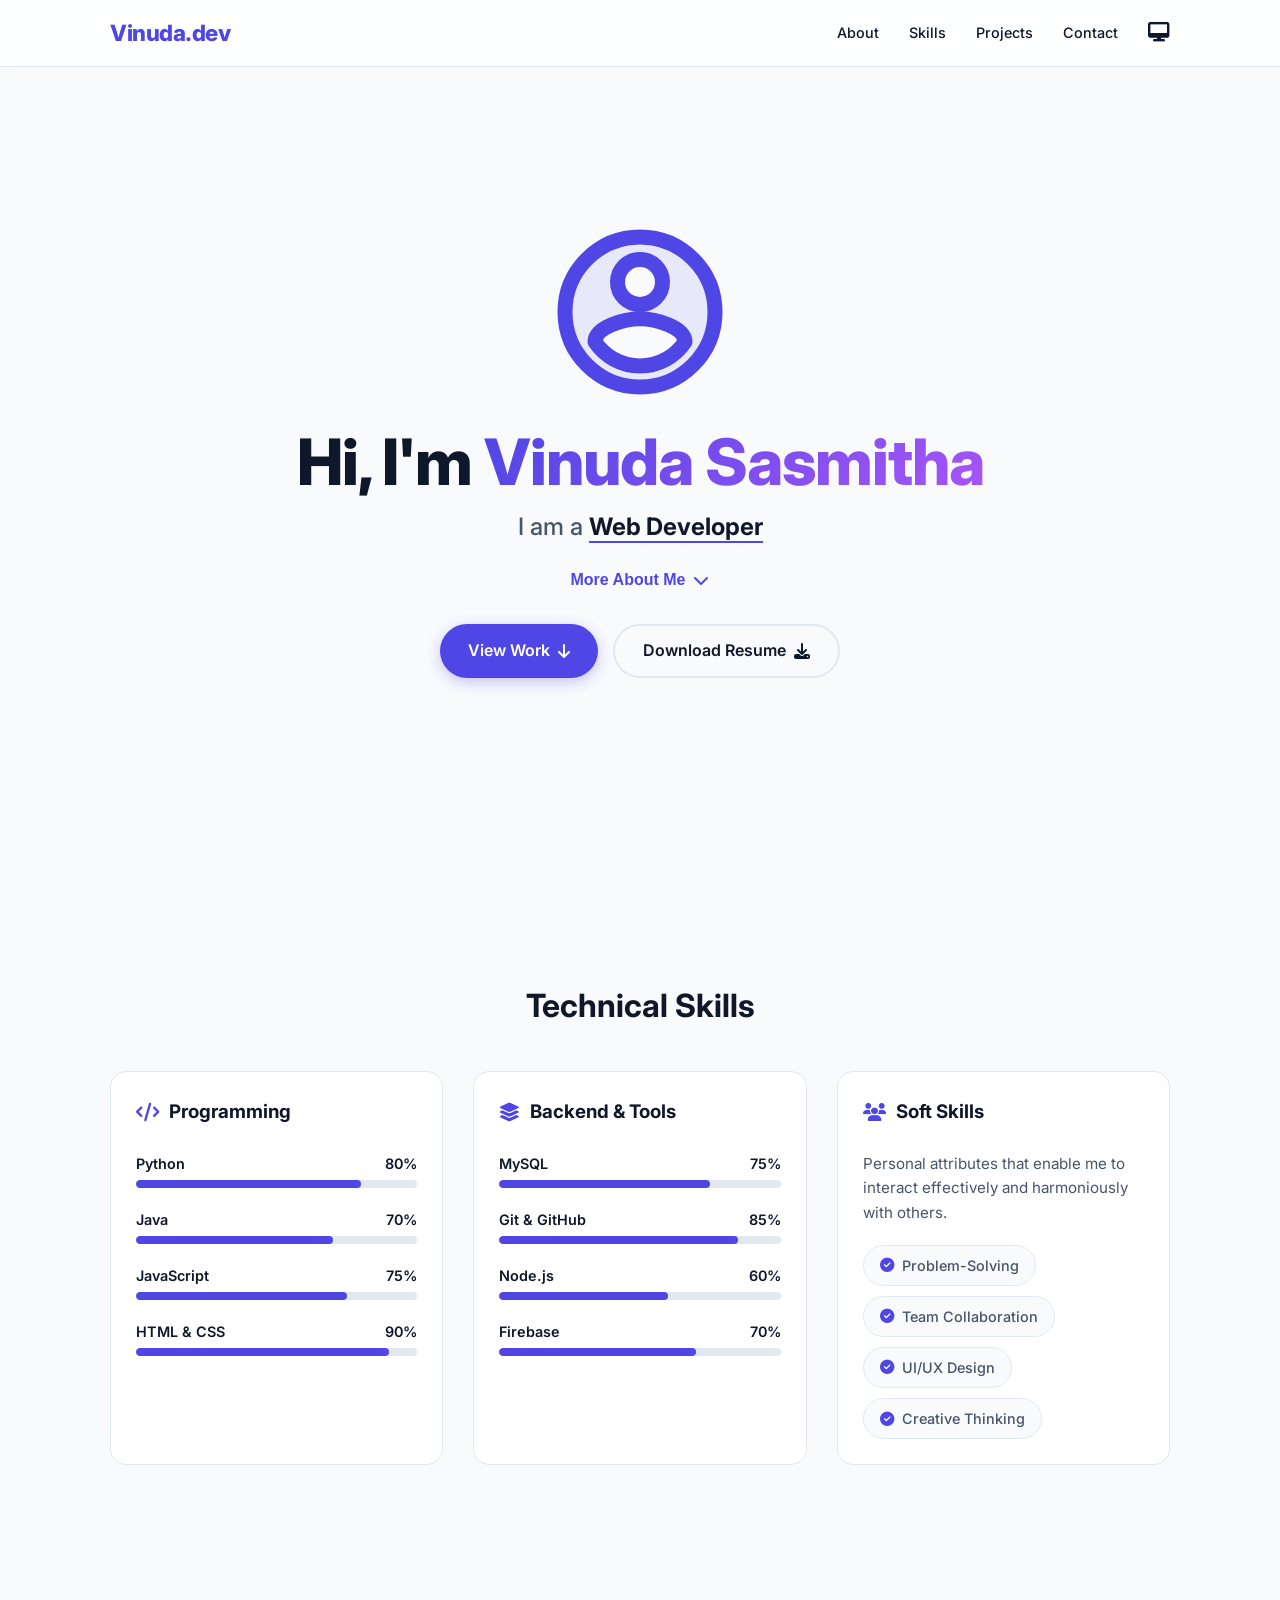
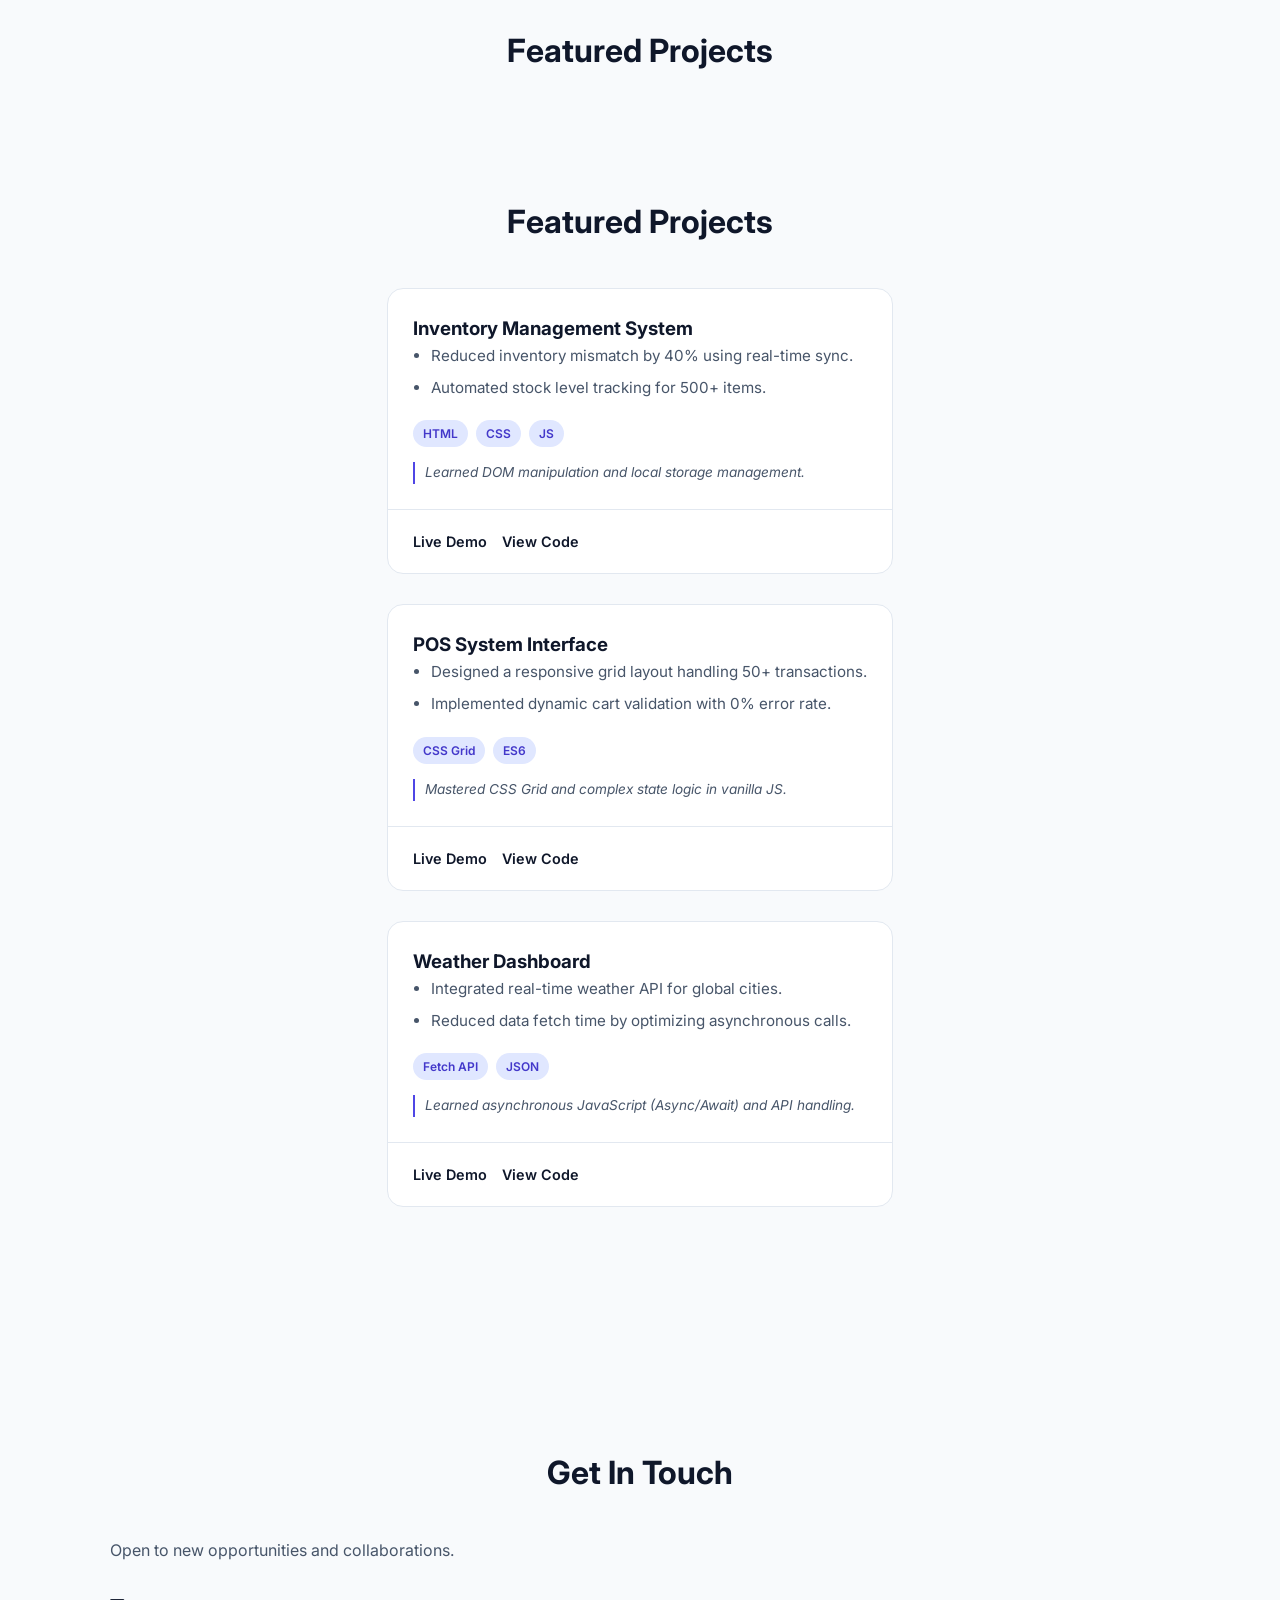
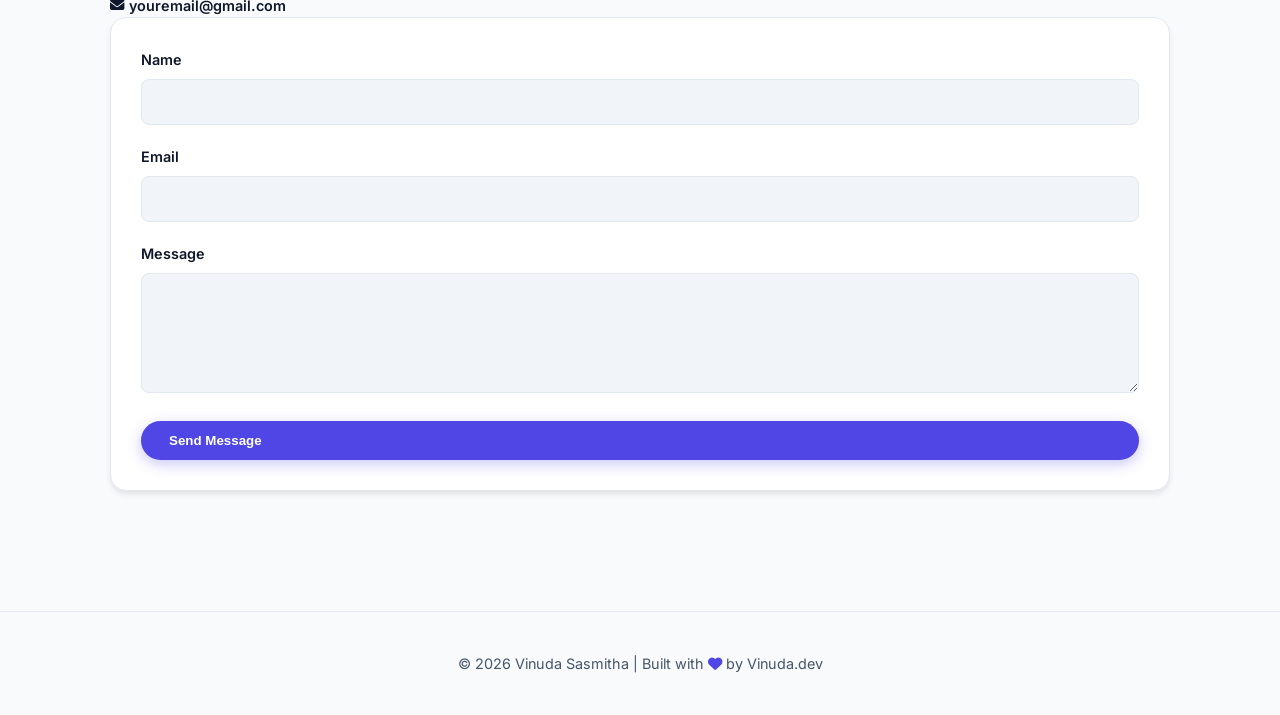
<file: index.html>
<!DOCTYPE html>
<html lang="en">

<head>
    <meta charset="UTF-8">
    <meta name="viewport" content="width=device-width, initial-scale=1.0">

    <title>Vinuda Sasmitha | Software Engineer Portfolio</title>
    <meta name="description"
        content="Portfolio of Vinuda Sasmitha, an Aspiring Software Engineer specializing in Full Stack Development, DevOps, and UI/UX Design.">
    <meta name="keywords"
        content="Vinuda Sasmitha, Software Engineer, Web Developer, Portfolio, Sri Lanka, IIT, Westminster, Full Stack, Python, Java">
    <meta name="author" content="Vinuda Sasmitha">

    <meta property="og:title" content="Vinuda Sasmitha - Portfolio">
    <meta property="og:description" content="Aspiring Software Engineer & Full Stack Developer.">
    <meta property="og:image" content="assets/preview.png">
    <link rel="icon" type="image/png" href="assets/favicon.png">

    <link href="https://fonts.googleapis.com/css2?family=Inter:wght@300;400;500;600;700;800&display=swap"
        rel="stylesheet">
    <link rel="stylesheet" href="https://cdnjs.cloudflare.com/ajax/libs/font-awesome/6.4.0/css/all.min.css">
    <link rel="stylesheet" href="style.css">
</head>

<body>

    <nav>
        <div class="nav-container">
            <div class="logo">Vinuda.dev</div>
            <button class="hamburger" id="hamburger" aria-label="Toggle Navigation"><i class="fas fa-bars"></i></button>
            <div class="nav-links" id="nav-links">
                <a href="#about" class="nav-link">About</a>
                <a href="#skills" class="nav-link">Skills</a>
                <a href="#projects" class="nav-link">Projects</a>
                <a href="#contact" class="nav-link">Contact</a>
                <button class="theme-toggle" id="theme-btn" aria-label="Toggle Theme"><i
                        class="fas fa-desktop"></i></button>
            </div>
        </div>
    </nav>

    <section class="hero hidden" id="about">
        <i class="star magic-star"></i>
        <i class="code magic-star"></i>
        <i class="star magic-star"></i>
        <i class="laptop-code magic-star"></i>

        <div class="profile-container">
            <svg class="profile-svg" viewBox="0 0 24 24" fill="none" xmlns="http://www.w3.org/2000/svg">
                <path
                    d="M12 2C6.48 2 2 6.48 2 12C2 17.52 6.48 22 12 22C17.52 22 22 17.52 22 12C22 6.48 17.52 2 12 2ZM12 5C13.66 5 15 6.34 15 8C15 9.66 13.66 11 12 11C10.34 11 9 9.66 9 8C9 6.34 10.34 5 12 5ZM12 19.2C9.5 19.2 7.29 17.92 6 15.98C6.03 13.99 10 12.9 12 12.9C13.99 12.9 17.97 13.99 18 15.98C16.71 17.92 14.5 19.2 12 19.2Z" />
            </svg>
        </div>

        <h1>Hi, I'm <span>Vinuda Sasmitha</span></h1>

        <p class="hero-subtitle">
            I am a <span class="typing-text"></span>
        </p>

        <button class="about-toggle-btn" id="aboutToggle">More About Me <i class="fas fa-chevron-down"></i></button>

        <div class="about-content-wrapper" id="aboutContent">
            <div class="hero-description">
                <p>Hi! I'm Vinuda, a motivated and detail-oriented Software Engineering undergraduate at the University
                    of Westminster.</p>
                <p>I specialize in Full Stack Development and have a passion for creating innovative solutions using
                    Python, Java, and JavaScript.</p>
            </div>
        </div>

        <div class="btn-group">
            <a href="#projects" class="btn btn-primary">View Work <i class="fas fa-arrow-down"></i></a>
            <a href="assets/resume.pdf" download class="btn btn-outline">Download Resume <i
                    class="fas fa-download"></i></a>
        </div>
    </section>

    <section id="skills" class="hidden">
        <h2 style="font-size: 2rem; margin-bottom: 40px; text-align: center;">Technical Skills</h2>
        <div class="grid-container">

            <div class="project-card">
                <div class="project-content">
                    <h3 style="margin-bottom: 25px; display:flex; align-items:center; gap:10px;">
                        <i class="fas fa-code" style="color:var(--primary)"></i> Programming
                    </h3>

                    <div class="skill-label"><span>Python</span> <span></span></div>
                    <div class="skill-bar"><span data-width="80%"></span></div>

                    <div class="skill-label"><span>Java</span> <span></span></div>
                    <div class="skill-bar"><span data-width="70%"></span></div>

                    <div class="skill-label"><span>JavaScript</span> <span></span></div>
                    <div class="skill-bar"><span data-width="75%"></span></div>

                    <div class="skill-label"><span>HTML & CSS</span> <span></span></div>
                    <div class="skill-bar"><span data-width="90%"></span></div>
                </div>
            </div>

            <div class="project-card">
                <div class="project-content">
                    <h3 style="margin-bottom: 25px; display:flex; align-items:center; gap:10px;">
                        <i class="fas fa-layer-group" style="color:var(--primary)"></i> Backend & Tools
                    </h3>

                    <div class="skill-label"><span>MySQL</span> <span></span></div>
                    <div class="skill-bar"><span data-width="75%"></span></div>

                    <div class="skill-label"><span>Git & GitHub</span> <span></span></div>
                    <div class="skill-bar"><span data-width="85%"></span></div>

                    <div class="skill-label"><span>Node.js</span> <span></span></div>
                    <div class="skill-bar"><span data-width="60%"></span></div>

                    <div class="skill-label"><span>Firebase</span> <span></span></div>
                    <div class="skill-bar"><span data-width="70%"></span></div>
                </div>
            </div>

            <div class="project-card">
                <div class="project-content">
                    <h3 style="margin-bottom: 25px; display:flex; align-items:center; gap:10px;">
                        <i class="fas fa-users" style="color:var(--primary)"></i> Soft Skills
                    </h3>
                    <p style="color: var(--text-sub); margin-bottom: 20px; font-size: 0.95rem;">
                        Personal attributes that enable me to interact effectively and harmoniously with others.
                    </p>
                    <div class="soft-skills-container">
                        <span class="soft-skill-tag"><i class="fas fa-check-circle"></i> Problem-Solving</span>
                        <span class="soft-skill-tag"><i class="fas fa-check-circle"></i> Team Collaboration</span>
                        <span class="soft-skill-tag"><i class="fas fa-check-circle"></i> UI/UX Design</span>
                        <span class="soft-skill-tag"><i class="fas fa-check-circle"></i> Creative Thinking</span>
                    </div>
                </div>
            </div>

        </div>
    </section>

    <section id="projects" class="hidden">
        <h2 style="font-size: 2rem; margin-bottom: 40px; text-align: center;">Featured Projects</h2>
        <div class="grid-container">
            <!-- Project Cards Here (original) -->
<section id="projects" class="hidden">
        <h2 style="font-size: 2rem; margin-bottom: 40px; text-align: center;">Featured Projects</h2>
        <div class="grid-container">
            <article class="project-card">
                <div class="project-content">
                    <h3>Inventory Management System</h3>
                    <div class="project-details">
                        <ul>
                            <li>Reduced inventory mismatch by 40% using real-time sync.</li>
                            <li>Automated stock level tracking for 500+ items.</li>
                        </ul>
                        <div class="tech-tags"><span class="tech-badge">HTML</span><span
                                class="tech-badge">CSS</span><span class="tech-badge">JS</span></div>

                        <p class="learned-text">
                            Learned DOM manipulation and local storage management.
                        </p>
                    </div>
                </div>
                <div class="project-links">
                    <a href="https://vinudasasmitha.github.io/edutrack-lms-sms/" class="link-item" aria-disabled="true">Live Demo</a>
                    <a href="#" class="link-item" rel="noopener noreferrer">View Code</a>
                </div>
            </article>

            <article class="project-card">
                <div class="project-content">
                    <h3>POS System Interface</h3>
                    <div class="project-details">
                        <ul>
                            <li>Designed a responsive grid layout handling 50+ transactions.</li>
                            <li>Implemented dynamic cart validation with 0% error rate.</li>
                        </ul>
                        <div class="tech-tags"><span class="tech-badge">CSS Grid</span><span
                                class="tech-badge">ES6</span></div>
                        <p class="learned-text">
                            Mastered CSS Grid and complex state logic in vanilla JS.
                        </p>
                    </div>
                </div>
                <div class="project-links">
                    <a href="" class="link-item" aria-disabled="true">Live Demo</a>
                    <a href="#" class="link-item" rel="noopener noreferrer">View Code</a>
                </div>
            </article>

            <article class="project-card">
                <div class="project-content">
                    <h3>Weather Dashboard</h3>
                    <div class="project-details">
                        <ul>
                            <li>Integrated real-time weather API for global cities.</li>
                            <li>Reduced data fetch time by optimizing asynchronous calls.</li>
                        </ul>
                        <div class="tech-tags"><span class="tech-badge">Fetch API</span><span
                                class="tech-badge">JSON</span></div>
                        <p class="learned-text">
                            Learned asynchronous JavaScript (Async/Await) and API handling.
                        </p>
                    </div>
                </div>
                <div class="project-links">
                    <a href="#" class="link-item" aria-disabled="true">Live Demo</a>
                    <a href="#" class="link-item" rel="noopener noreferrer">View Code</a>
                </div>
            </article>
        </div>
    </section>
            
        </div>
    </section>

    <section id="contact" class="hidden">
        <h2 style="font-size: 2rem; margin-bottom: 40px; text-align: center;">Get In Touch</h2>
        <div class="contact-container">
            <div class="contact-info">
                <p style="color: var(--text-sub); margin-bottom: 20px;">Open to new opportunities and collaborations.
                </p>
                <div style="display:flex; flex-direction:column; gap:15px; margin-top:30px;">
                    <a href="mailto:youremail@gmail.com" class="link-item"><i class="fas fa-envelope"></i>
                        youremail@gmail.com</a>
                </div>
            </div>
            <form action="https://formspree.io/f/YOUR_FORM_ID" method="POST" class="contact-form">
                <div class="form-group"><label class="form-label">Name</label><input type="text" name="name"
                        class="form-input" required></div>
                <div class="form-group"><label class="form-label">Email</label><input type="email" name="email"
                        class="form-input" required></div>
                <div class="form-group"><label class="form-label">Message</label><textarea name="message"
                        class="form-textarea" required></textarea></div>
                <button type="submit" class="btn btn-primary" style="width:100%;">Send Message</button>
            </form>
        </div>
    </section>

    <button class="scroll-top" id="scrollTop" aria-label="Scroll to top"><i class="fas fa-arrow-up"></i></button>

    <footer>
        <p>&copy; 2026 Vinuda Sasmitha | Built with <i class="fas fa-heart" style="color: var(--primary);"></i> by
            Vinuda.dev
        </p>
    </footer>

    <script src="script.js"></script>

</body>

</html>
</file>
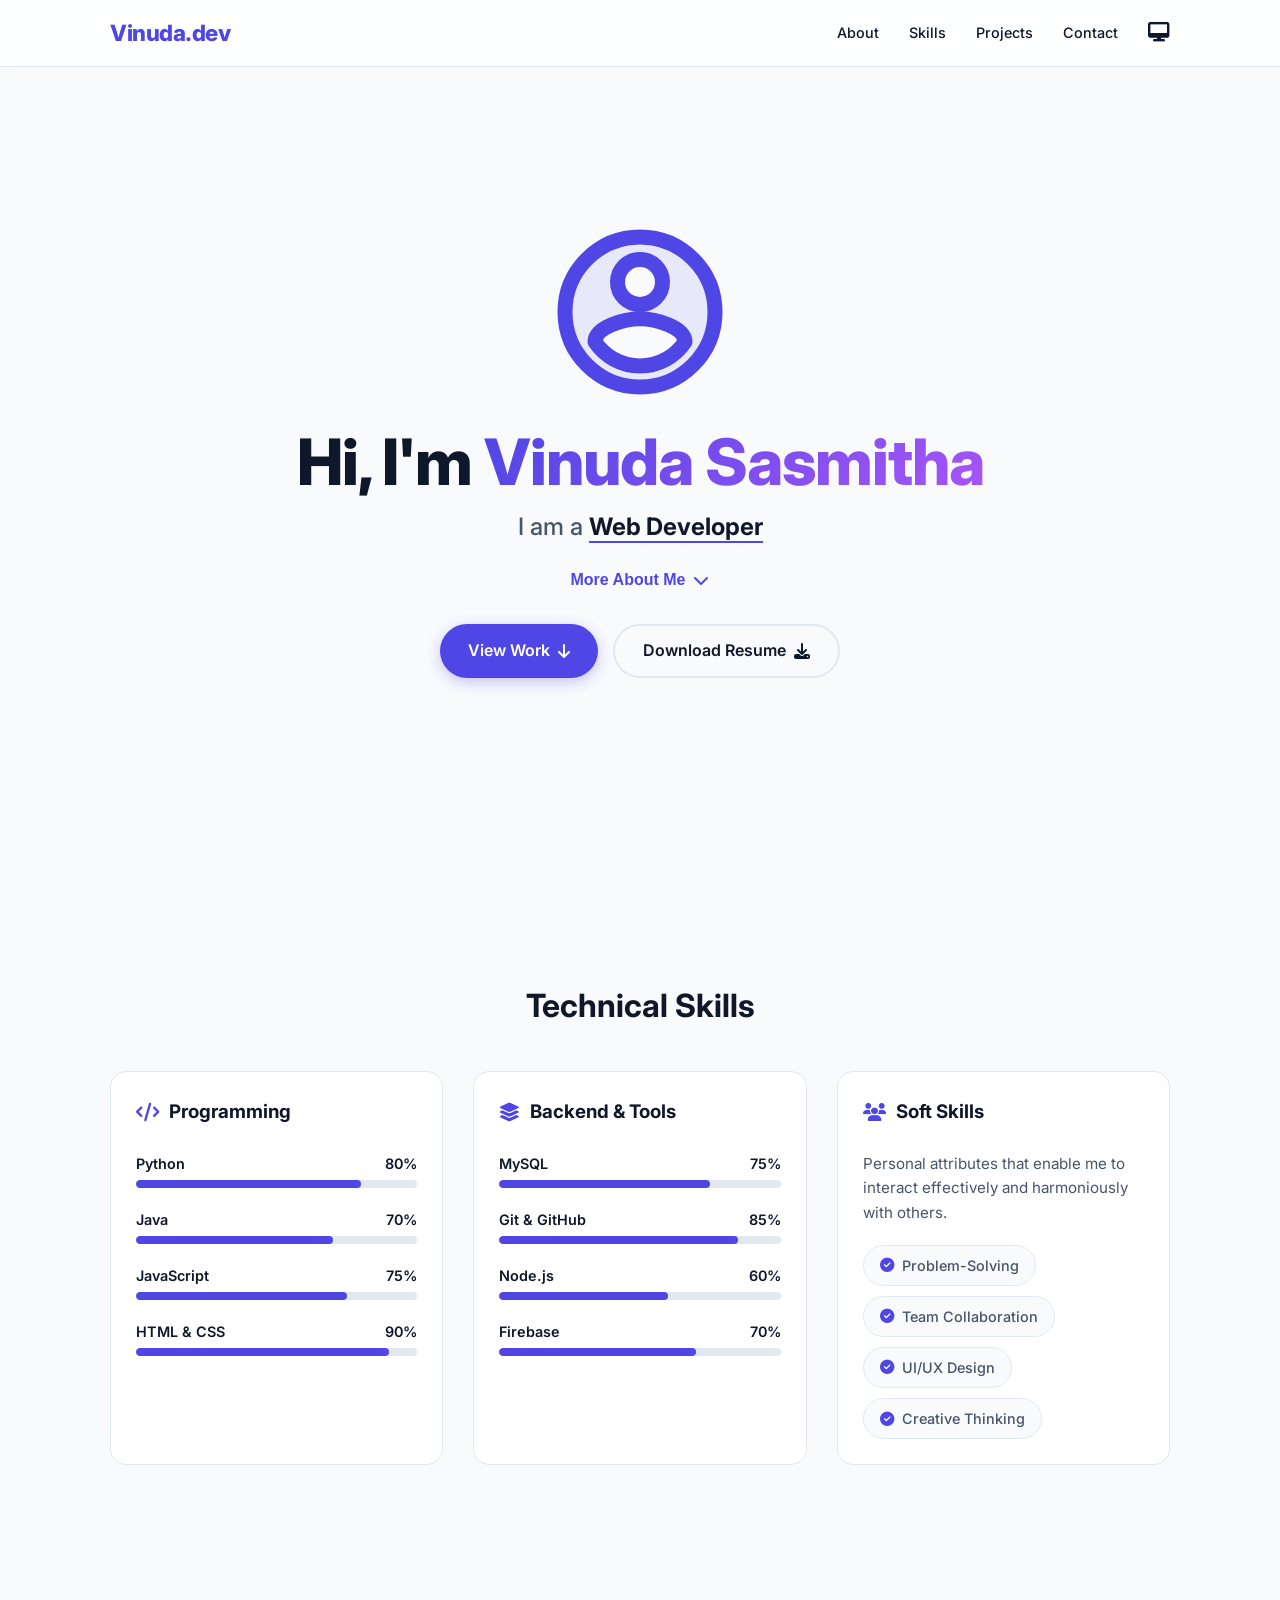
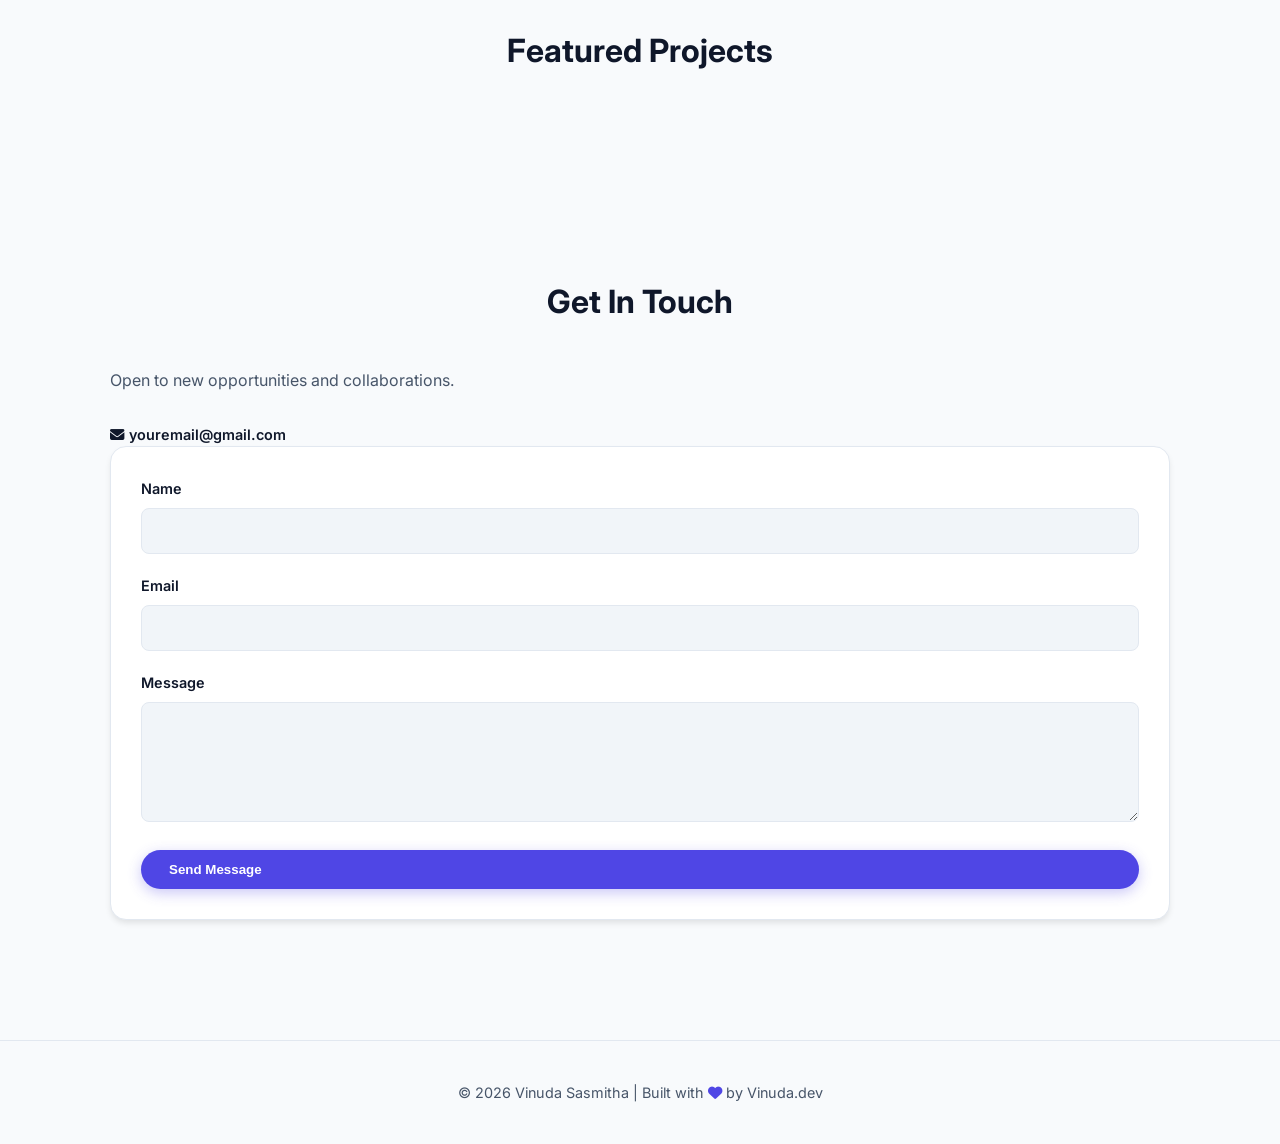
<file: home.html>
<!DOCTYPE html>
<html lang="en">

<head>
    <meta charset="UTF-8">
    <meta name="viewport" content="width=device-width, initial-scale=1.0">

    <title>Vinuda Sasmitha | Software Engineer Portfolio</title>
    <meta name="description"
        content="Portfolio of Vinuda Sasmitha, an Aspiring Software Engineer specializing in Full Stack Development, DevOps, and UI/UX Design.">
    <meta name="keywords"
        content="Vinuda Sasmitha, Software Engineer, Web Developer, Portfolio, Sri Lanka, IIT, Westminster, Full Stack, Python, Java">
    <meta name="author" content="Vinuda Sasmitha">

    <meta property="og:title" content="Vinuda Sasmitha - Portfolio">
    <meta property="og:description" content="Aspiring Software Engineer & Full Stack Developer.">
    <meta property="og:image" content="assets/preview.png">
    <link rel="icon" type="image/png" href="assets/favicon.png">

    <link href="https://fonts.googleapis.com/css2?family=Inter:wght@300;400;500;600;700;800&display=swap"
        rel="stylesheet">
    <link rel="stylesheet" href="https://cdnjs.cloudflare.com/ajax/libs/font-awesome/6.4.0/css/all.min.css">
    <link rel="stylesheet" href="style.css">
</head>

<body>

    <nav>
        <div class="nav-container">
            <div class="logo">Vinuda.dev</div>
            <button class="hamburger" id="hamburger" aria-label="Toggle Navigation"><i class="fas fa-bars"></i></button>
            <div class="nav-links" id="nav-links">
                <a href="#about" class="nav-link">About</a>
                <a href="#skills" class="nav-link">Skills</a>
                <a href="#projects" class="nav-link">Projects</a>
                <a href="#contact" class="nav-link">Contact</a>
                <button class="theme-toggle" id="theme-btn" aria-label="Toggle Theme"><i
                        class="fas fa-desktop"></i></button>
            </div>
        </div>
    </nav>

    <section class="hero hidden" id="about">
        <i class="star magic-star"></i>
        <i class="code magic-star"></i>
        <i class="star magic-star"></i>
        <i class="laptop-code magic-star"></i>

        <div class="profile-container">
            <svg class="profile-svg" viewBox="0 0 24 24" fill="none" xmlns="http://www.w3.org/2000/svg">
                <path
                    d="M12 2C6.48 2 2 6.48 2 12C2 17.52 6.48 22 12 22C17.52 22 22 17.52 22 12C22 6.48 17.52 2 12 2ZM12 5C13.66 5 15 6.34 15 8C15 9.66 13.66 11 12 11C10.34 11 9 9.66 9 8C9 6.34 10.34 5 12 5ZM12 19.2C9.5 19.2 7.29 17.92 6 15.98C6.03 13.99 10 12.9 12 12.9C13.99 12.9 17.97 13.99 18 15.98C16.71 17.92 14.5 19.2 12 19.2Z" />
            </svg>
        </div>

        <h1>Hi, I'm <span>Vinuda Sasmitha</span></h1>

        <p class="hero-subtitle">
            I am a <span class="typing-text"></span>
        </p>

        <button class="about-toggle-btn" id="aboutToggle">More About Me <i class="fas fa-chevron-down"></i></button>

        <div class="about-content-wrapper" id="aboutContent">
            <div class="hero-description">
                <p>Hi! I'm Vinuda, a motivated and detail-oriented Software Engineering undergraduate at the University
                    of Westminster.</p>
                <p>I specialize in Full Stack Development and have a passion for creating innovative solutions using
                    Python, Java, and JavaScript.</p>
            </div>
        </div>

        <div class="btn-group">
            <a href="#projects" class="btn btn-primary">View Work <i class="fas fa-arrow-down"></i></a>
            <a href="assets/resume.pdf" download class="btn btn-outline">Download Resume <i
                    class="fas fa-download"></i></a>
        </div>
    </section>

    <section id="skills" class="hidden">
        <h2 style="font-size: 2rem; margin-bottom: 40px; text-align: center;">Technical Skills</h2>
        <div class="grid-container">

            <div class="project-card">
                <div class="project-content">
                    <h3 style="margin-bottom: 25px; display:flex; align-items:center; gap:10px;">
                        <i class="fas fa-code" style="color:var(--primary)"></i> Programming
                    </h3>

                    <div class="skill-label"><span>Python</span> <span></span></div>
                    <div class="skill-bar"><span data-width="80%"></span></div>

                    <div class="skill-label"><span>Java</span> <span></span></div>
                    <div class="skill-bar"><span data-width="70%"></span></div>

                    <div class="skill-label"><span>JavaScript</span> <span></span></div>
                    <div class="skill-bar"><span data-width="75%"></span></div>

                    <div class="skill-label"><span>HTML & CSS</span> <span></span></div>
                    <div class="skill-bar"><span data-width="90%"></span></div>
                </div>
            </div>

            <div class="project-card">
                <div class="project-content">
                    <h3 style="margin-bottom: 25px; display:flex; align-items:center; gap:10px;">
                        <i class="fas fa-layer-group" style="color:var(--primary)"></i> Backend & Tools
                    </h3>

                    <div class="skill-label"><span>MySQL</span> <span></span></div>
                    <div class="skill-bar"><span data-width="75%"></span></div>

                    <div class="skill-label"><span>Git & GitHub</span> <span></span></div>
                    <div class="skill-bar"><span data-width="85%"></span></div>

                    <div class="skill-label"><span>Node.js</span> <span></span></div>
                    <div class="skill-bar"><span data-width="60%"></span></div>

                    <div class="skill-label"><span>Firebase</span> <span></span></div>
                    <div class="skill-bar"><span data-width="70%"></span></div>
                </div>
            </div>

            <div class="project-card">
                <div class="project-content">
                    <h3 style="margin-bottom: 25px; display:flex; align-items:center; gap:10px;">
                        <i class="fas fa-users" style="color:var(--primary)"></i> Soft Skills
                    </h3>
                    <p style="color: var(--text-sub); margin-bottom: 20px; font-size: 0.95rem;">
                        Personal attributes that enable me to interact effectively and harmoniously with others.
                    </p>
                    <div class="soft-skills-container">
                        <span class="soft-skill-tag"><i class="fas fa-check-circle"></i> Problem-Solving</span>
                        <span class="soft-skill-tag"><i class="fas fa-check-circle"></i> Team Collaboration</span>
                        <span class="soft-skill-tag"><i class="fas fa-check-circle"></i> UI/UX Design</span>
                        <span class="soft-skill-tag"><i class="fas fa-check-circle"></i> Creative Thinking</span>
                    </div>
                </div>
            </div>

        </div>
    </section>

    <section id="projects" class="hidden">
        <h2 style="font-size: 2rem; margin-bottom: 40px; text-align: center;">Featured Projects</h2>
        <div class="grid-container">
            <!-- Project Cards Here (original) -->
        </div>
    </section>

    <section id="contact" class="hidden">
        <h2 style="font-size: 2rem; margin-bottom: 40px; text-align: center;">Get In Touch</h2>
        <div class="contact-container">
            <div class="contact-info">
                <p style="color: var(--text-sub); margin-bottom: 20px;">Open to new opportunities and collaborations.
                </p>
                <div style="display:flex; flex-direction:column; gap:15px; margin-top:30px;">
                    <a href="mailto:youremail@gmail.com" class="link-item"><i class="fas fa-envelope"></i>
                        youremail@gmail.com</a>
                </div>
            </div>
            <form action="https://formspree.io/f/YOUR_FORM_ID" method="POST" class="contact-form">
                <div class="form-group"><label class="form-label">Name</label><input type="text" name="name"
                        class="form-input" required></div>
                <div class="form-group"><label class="form-label">Email</label><input type="email" name="email"
                        class="form-input" required></div>
                <div class="form-group"><label class="form-label">Message</label><textarea name="message"
                        class="form-textarea" required></textarea></div>
                <button type="submit" class="btn btn-primary" style="width:100%;">Send Message</button>
            </form>
        </div>
    </section>

    <button class="scroll-top" id="scrollTop" aria-label="Scroll to top"><i class="fas fa-arrow-up"></i></button>

    <footer>
        <p>&copy; 2026 Vinuda Sasmitha | Built with <i class="fas fa-heart" style="color: var(--primary);"></i> by
            Vinuda.dev
        </p>
    </footer>

    <script src="script.js"></script>

</body>

</html>
</file>
<file: style.css>
/* --- THEME VARIABLES --- */
        :root {
            --primary: #4f46e5;
            --primary-hover: #4338ca;
            --bg-body: #f8fafc;
            --bg-card: #ffffff;
            --text-main: #0f172a;
            --text-sub: #475569;
            --border: #e2e8f0;
            --shadow: 0 4px 6px -1px rgba(0, 0, 0, 0.1);
            --gradient: linear-gradient(135deg, #4f46e5 0%, #a855f7 100%);
            --badge-bg: #e0e7ff;
            --badge-text: #4338ca;
            --input-bg: #f1f5f9;
        }

        [data-theme="dark"] {
            --primary: #6366f1;
            --bg-body: #0f172a;
            --bg-card: #1e293b;
            --text-main: #f1f5f9;
            --text-sub: #cbd5e1;
            --border: #334155;
            --shadow: 0 10px 15px -3px rgba(0, 0, 0, 0.5);
            --gradient: linear-gradient(135deg, #6366f1 0%, #ec4899 100%);
            --badge-bg: #312e81;
            --badge-text: #c7d2fe;
            --input-bg: #334155;
        }

        /* --- GLOBAL STYLES --- */
        * {
            margin: 0;
            padding: 0;
            box-sizing: border-box;
        }

        html {
            scroll-behavior: smooth;
        }

        /* Performance - Respect User Motion Preferences */
        @media (prefers-reduced-motion: reduce) {
            * {
                animation: none !important;
                transition: none !important;
                scroll-behavior: auto !important;
            }
        }

        body {
            font-family: 'Inter', sans-serif;
            background-color: var(--bg-body);
            color: var(--text-main);
            transition: background 0.3s, color 0.3s;
            line-height: 1.6;
            overflow-x: hidden;
        }

        section {
            padding: 80px 20px;
            max-width: 1100px;
            margin: 0 auto;
        }

        a {
            text-decoration: none;
            transition: 0.3s;
        }

        ul {
            list-style: none;
        }

        :focus-visible {
            outline: 2px solid var(--primary);
            outline-offset: 2px;
        }

        /* --- NAVIGATION --- */
        nav {
            position: fixed;
            top: 0;
            width: 100%;
            z-index: 1000;
            background: rgba(255, 255, 255, 0.85);
            backdrop-filter: blur(12px);
            border-bottom: 1px solid var(--border);
            transition: background 0.3s;
        }

        [data-theme="dark"] nav {
            background: rgba(15, 23, 42, 0.85);
        }

        .nav-container {
            max-width: 1100px;
            margin: 0 auto;
            padding: 15px 20px;
            display: flex;
            justify-content: space-between;
            align-items: center;
        }

        .logo {
            font-size: 1.4rem;
            font-weight: 800;
            color: var(--primary);
            letter-spacing: -0.5px;
        }

        .nav-links {
            display: flex;
            gap: 30px;
            align-items: center;
        }

        .nav-links a {
            font-size: 0.9rem;
            font-weight: 500;
            color: var(--text-main);
            position: relative;
        }

        .nav-links a:hover {
            color: var(--primary);
        }

        .nav-links a::after {
            content: '';
            position: absolute;
            width: 0;
            height: 2px;
            bottom: -4px;
            left: 0;
            background-color: var(--primary);
            transition: width 0.3s;
        }

        .nav-links a:hover::after {
            width: 100%;
        }

        .hamburger {
            display: none;
            background: none;
            border: none;
            font-size: 1.5rem;
            color: var(--text-main);
            cursor: pointer;
        }

        .theme-toggle {
            cursor: pointer;
            background: none;
            border: none;
            font-size: 1.2rem;
            color: var(--text-main);
            transition: transform 0.3s;
        }

        .theme-toggle:hover {
            transform: rotate(15deg);
        }

        @media (max-width: 768px) {
            .hamburger {
                display: block;
            }

            .nav-links {
                position: absolute;
                top: 100%;
                left: 0;
                width: 100%;
                background: var(--bg-card);
                flex-direction: column;
                padding: 20px 0;
                border-bottom: 1px solid var(--border);
                box-shadow: var(--shadow);
                display: none;
            }

            .nav-links.active {
                display: flex;
            }
        }

        /* --- HERO SECTION --- */
        .hero {
            min-height: 100vh;
            display: flex;
            flex-direction: column;
            align-items: center;
            justify-content: center;
            text-align: center;
            padding-top: 80px;
            position: relative;
            overflow: hidden;
        }

        /* Magic Stars */
        .magic-star {
            position: absolute;
            color: var(--primary);
            opacity: 0.3;
            animation: floatStar 10s infinite linear;
            z-index: -1;
        }

        magic-star:nth-child(1) {
            top: 20%;
            left: 10%;
            font-size: 1.5rem;
            animation-duration: 12s;
        }

        .magic-star:nth-child(2) {
            top: 60%;
            right: 15%;
            font-size: 1rem;
            animation-duration: 15s;
            animation-delay: 2s;
        }

        .magic-star:nth-child(3) {
            top: 80%;
            left: 20%;
            font-size: 2rem;
            animation-duration: 18s;
            animation-delay: 1s;
        }

        .magic-star:nth-child(4) {
            top: 15%;
            right: 25%;
            font-size: 1.2rem;
            animation-duration: 20s;
        }

        @keyframes floatStar {
            0% {
                transform: translateY(0) rotate(0deg);
                opacity: 0.3;
            }

            50% {
                transform: translateY(-20px) rotate(180deg);
                opacity: 0.6;
            }


            100% {
                transform: translateY(0) rotate(360deg);
                opacity: 0.3;
            }
        }

        /* Profile Icon Drawing Animation */
        .profile-container {
            width: 180px;
            height: 180px;
            margin-bottom: 25px;
            position: relative;
            display: flex;
            justify-content: center;
            align-items: center;
        }

        .profile-svg {
            width: 100%;
            height: 100%;
            stroke: var(--primary);
            stroke-width: 2;
            fill: none;
            stroke-linecap: round;
            stroke-linejoin: round;
            animation: fillProfile 1s ease-in-out 3s forwards;
        }

        .profile-svg path {
            stroke-dasharray: 1000;
            stroke-dashoffset: 1000;
            animation: drawProfile 3s ease-in-out forwards;
        }

        @keyframes drawProfile {
            to {
                stroke-dashoffset: 0;
            }
        }

        @keyframes fillProfile {
            to {
                fill: rgba(79, 70, 229, 0.1);
            }
        }

        /* Typography */
        .hero h1 {
            font-size: clamp(2.5rem, 5vw, 4.5rem);
            font-weight: 800;
            margin-bottom: 10px;
            letter-spacing: -1px;
            line-height: 1.1;
        }

        .hero h1 span {
            background: var(--gradient);
            -webkit-background-clip: text;
            -webkit-text-fill-color: transparent;
        }

        .hero-subtitle {
            font-size: clamp(1.1rem, 2vw, 1.5rem);
            color: var(--text-sub);
            margin-bottom: 25px;
            font-weight: 500;
            min-height: 1.5em;
        }

        .typing-text {
            color: var(--text-main);
            font-weight: 700;
            border-bottom: 2px solid var(--primary);
        }

        /* About Toggle */
        .about-toggle-btn {
            background: none;
            border: none;
            color: var(--primary);
            font-weight: 600;
            cursor: pointer;
            font-size: 1rem;
            margin-bottom: 15px;
            display: flex;
            align-items: center;
            gap: 8px;
        }

        .about-toggle-btn:hover {
            text-decoration: underline;
        }

        .about-content-wrapper {
            max-height: 0;
            overflow: hidden;
            transition: max-height 0.6s ease, opacity 0.5s ease;
            opacity: 0;
            max-width: 700px;
            text-align: center;
            margin-bottom: 10px;
        }

        .about-content-wrapper.open {
            max-height: 600px;
            opacity: 1;
            margin-bottom: 30px;
        }

        .hero-description {
            color: var(--text-sub);
            font-size: 1rem;
            line-height: 1.8;
            padding: 10px;
        }

        /* Buttons */
        .btn-group {
            display: flex;
            gap: 15px;
            flex-wrap: wrap;
            justify-content: center;
            margin-top: 10px;
        }

        .btn {
            padding: 12px 28px;
            border-radius: 50px;
            font-weight: 600;
            display: inline-flex;
            align-items: center;
            gap: 8px;
            transition: 0.3s;
            cursor: pointer;
            border: none;
        }

        .btn-primary {
            background: var(--primary);
            color: white;
            box-shadow: 0 4px 14px 0 rgba(79, 70, 229, 0.3);
        }

        .btn-primary:hover {
            background: var(--primary-hover);
            transform: translateY(-2px);
            box-shadow: 0 6px 20px rgba(79, 70, 229, 0.4);
        }

        .btn-outline {
            border: 2px solid var(--border);
            color: var(--text-main);
            background: transparent;
        }

        .btn-outline:hover {
            border-color: var(--primary);
            color: var(--primary);
            transform: translateY(-2px);
        }

        /* --- SKILLS SECTION --- */
        .grid-container {
            display: grid;
            grid-template-columns: repeat(auto-fit, minmax(300px, 1fr));
            gap: 30px;
        }

        .skill-bar {
            width: 100%;
            height: 8px;
            background: var(--border);
            border-radius: 10px;
            margin-bottom: 20px;
            overflow: hidden;
        }

        .skill-bar span {
            display: block;
            height: 100%;
            background: var(--primary);
            border-radius: 10px;
            width: 0;
            transition: width 1.5s ease-out;
        }

        .skill-label {
            display: flex;
            justify-content: space-between;
            font-size: 0.9rem;
            font-weight: 600;
            margin-bottom: 5px;
        }

        /* Soft Skills Tags */
        .soft-skills-container {
            display: flex;
            flex-wrap: wrap;
            gap: 10px;
        }

        .soft-skill-tag {
            background: var(--bg-body);
            border: 1px solid var(--border);
            padding: 8px 16px;
            border-radius: 25px;
            font-size: 0.9rem;
            font-weight: 500;
            color: var(--text-sub);
            transition: 0.3s;
            display: flex;
            align-items: center;
            gap: 8px;
        }

        .soft-skill-tag:hover {
            border-color: var(--primary);
            color: var(--primary);
            transform: translateY(-3px);
            box-shadow: var(--shadow);
        }

        .soft-skill-tag i {
            color: var(--primary);
        }

        /* --- PROJECTS SECTION --- */
        .project-card {
            background: var(--bg-card);
            border-radius: 16px;
            border: 1px solid var(--border);
            display: flex;
            flex-direction: column;
            transition: 0.4s;
            overflow: hidden;
            height: 100%;
        }

        .project-card:hover {
            transform: translateY(-5px);
            box-shadow: var(--shadow);
            border-color: var(--primary);
        }

        .project-content {
            padding: 25px;
            flex-grow: 1;
        }

        .project-details ul {
            padding-left: 18px;
            color: var(--text-sub);
            margin-bottom: 20px;
            list-style-type: disc;
        }

        .project-details li {
            margin-bottom: 8px;
            font-size: 0.95rem;
        }

        .tech-tags {
            display: flex;
            flex-wrap: wrap;
            gap: 8px;
            margin-top: 15px;
        }

        .tech-badge {
            font-size: 0.75rem;
            font-weight: 600;
            padding: 4px 10px;
            border-radius: 20px;
            background-color: var(--badge-bg);
            color: var(--badge-text);
            transition: 0.3s;
        }

        .tech-badge:hover {
            transform: scale(1.05);
            background-color: var(--primary);
            color: white;
        }


        .learned-text {
            font-size: 0.85rem;
            margin-top: 15px;
            color: var(--text-sub);
            font-style: italic;
            border-left: 2px solid var(--primary);
            padding-left: 10px;
        }

        .project-links {
            padding: 20px 25px;
            border-top: 1px solid var(--border);
            display: flex;
            gap: 15px;
            margin-top: auto;
        }

        .link-item {
            font-size: 0.9rem;
            font-weight: 600;
            color: var(--text-main);
            display: flex;
            align-items: center;
            gap: 5px;
        }

        .link-item:hover {
            color: var(--primary);
        }

        * --- CONTACT & UTILS --- */ .contact-container {
            display: grid;
            grid-template-columns: repeat(auto-fit, minmax(300px, 1fr));
            gap: 40px;
        }

        .contact-form {
            background: var(--bg-card);
            padding: 30px;
            border-radius: 16px;
            border: 1px solid var(--border);
            box-shadow: var(--shadow);
        }

        .form-group {
            margin-bottom: 20px;
            text-align: left;
        }

        .form-label {
            display: block;
            margin-bottom: 8px;
            font-weight: 600;
            font-size: 0.9rem;
        }

        .form-input,
        .form-textarea {
            width: 100%;
            padding: 12px;
            border-radius: 8px;
            border: 1px solid var(--border);
            background: var(--input-bg);
            color: var(--text-main);
            font-family: inherit;
            font-size: 1rem;
            transition: 0.3s;
        }

        .form-input:focus,
        .form-textarea:focus {
            border-color: var(--primary);
            outline: none;
            box-shadow: 0 0 0 3px rgba(79, 70, 229, 0.1);
        }

        .form-textarea {
            resize: vertical;
            min-height: 120px;
        }

        .scroll-top {
            position: fixed;
            bottom: 30px;
            right: 30px;
            background: var(--primary);
            color: white;
            width: 45px;
            height: 45px;
            border-radius: 50%;
            display: flex;
            align-items: center;
            justify-content: center;
            font-size: 1.2rem;
            cursor: pointer;
            box-shadow: 0 4px 10px rgba(0, 0, 0, 0.3);
            opacity: 0;
            pointer-events: none;
            transition: 0.3s;
            z-index: 999;
            border: none;
        }

        .scroll-top.active {
            opacity: 1;
            pointer-events: all;
            transform: translateY(0);
        }

        .scroll-top:hover {
            background: var(--primary-hover);
            transform: translateY(-3px);
        }

        .show {
            opacity: 1;
            transform: translateY(0);
        }

        footer {
            text-align: center;
            padding: 40px;
            border-top: 1px solid var(--border);
            color: var(--text-sub);
            margin-top: 40px;
            font-size: 0.9rem;
        }
</file>
